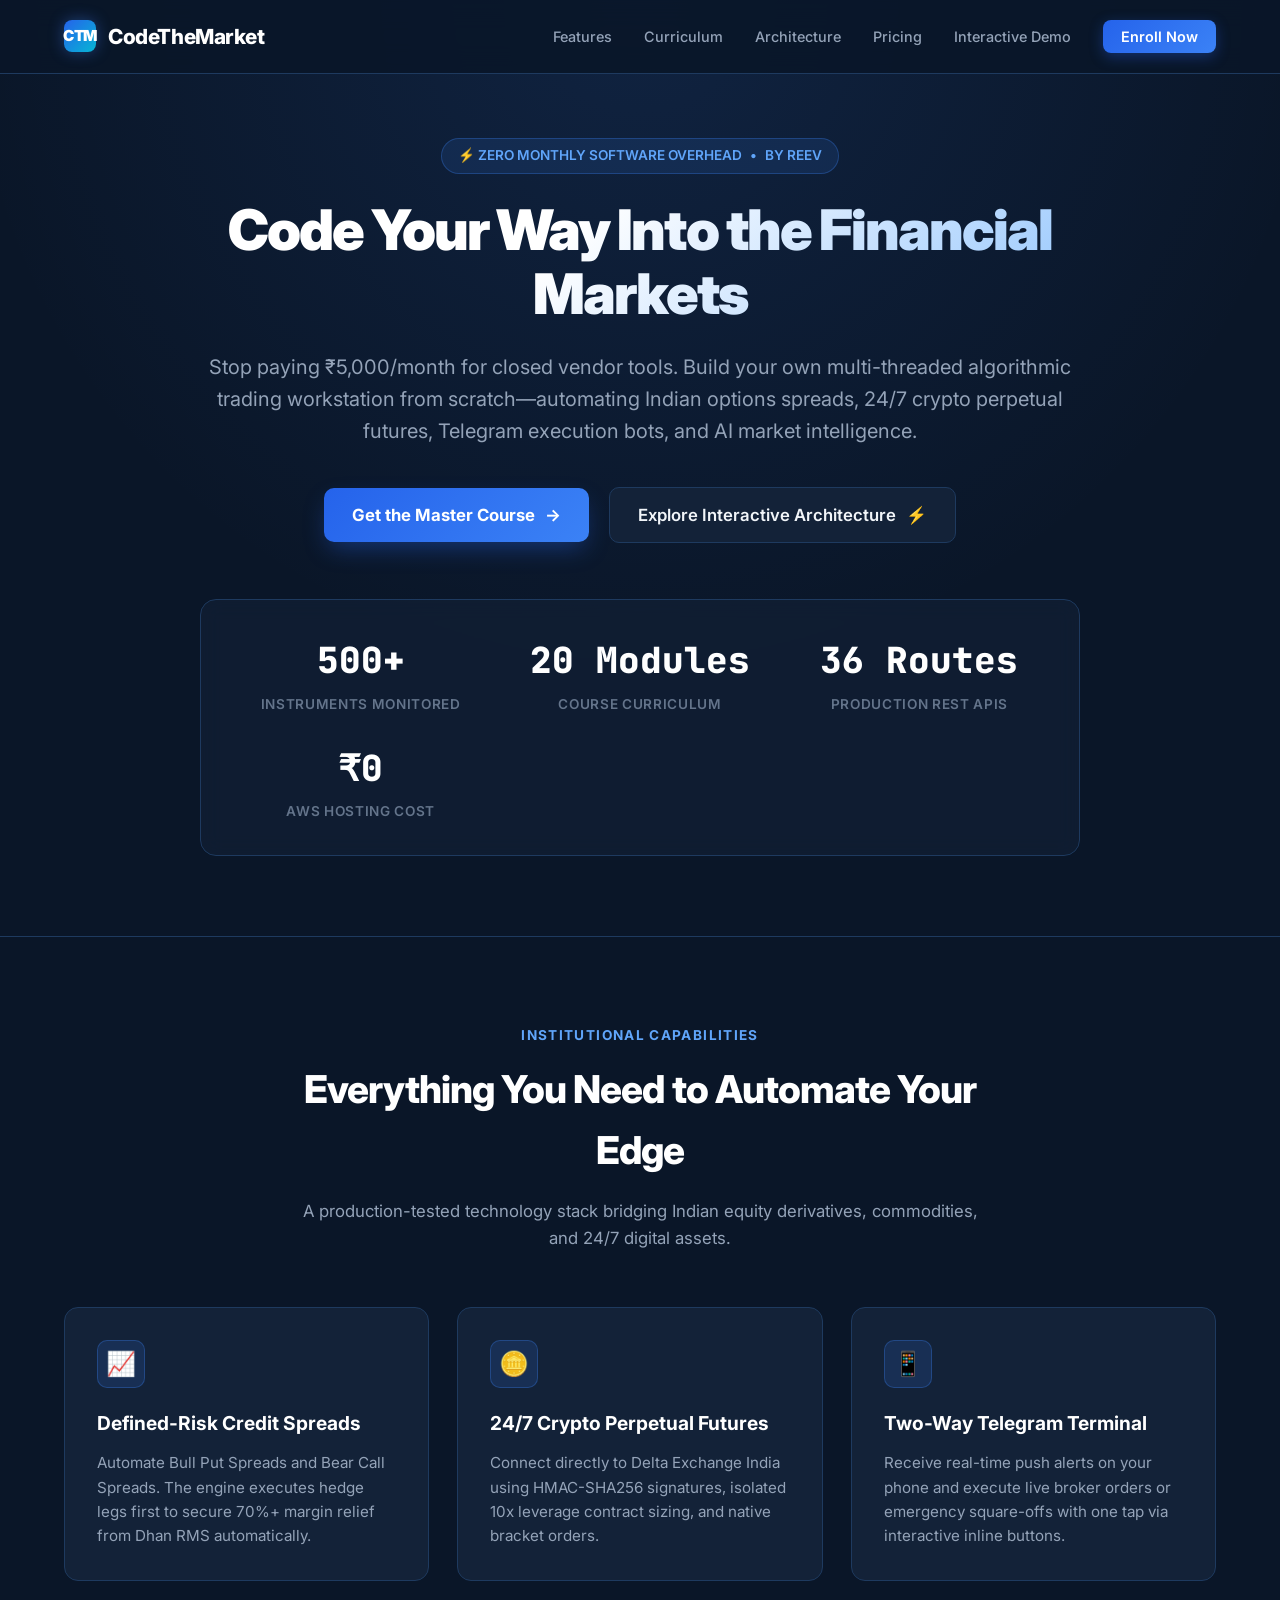
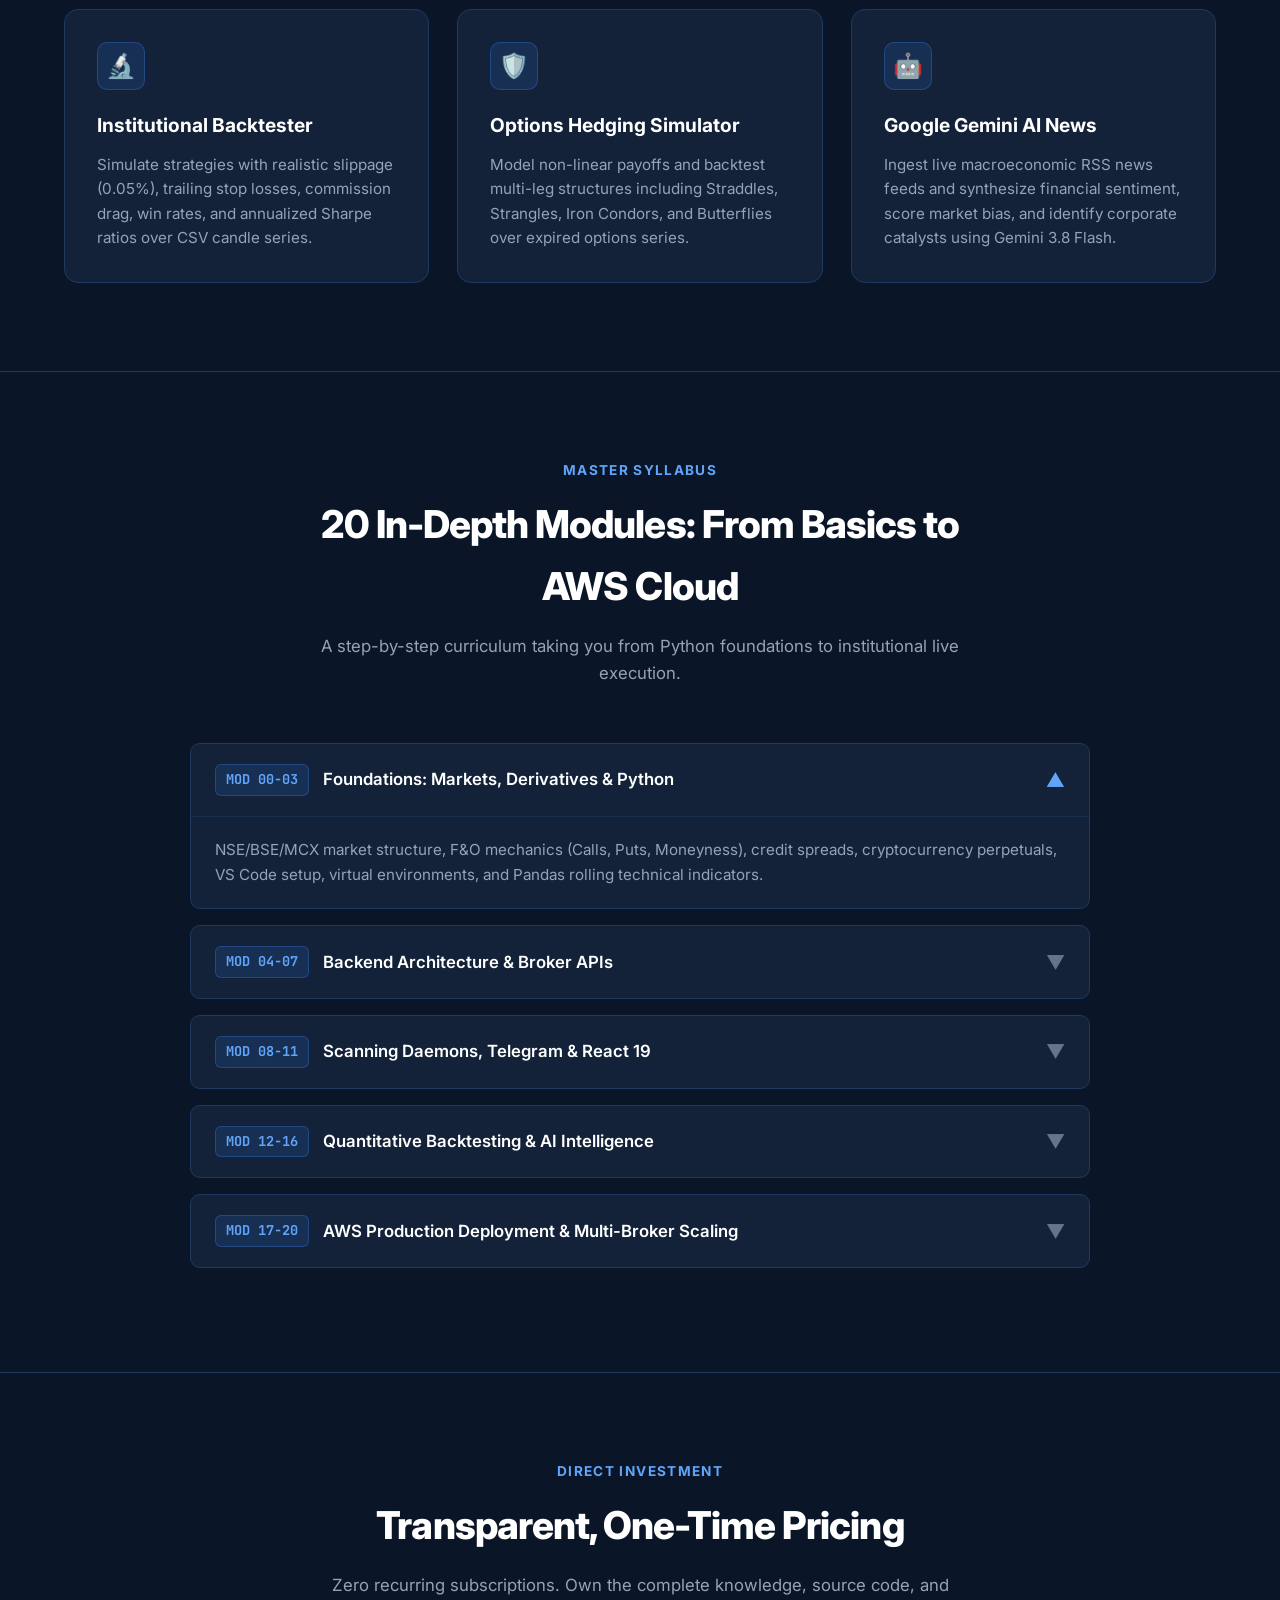
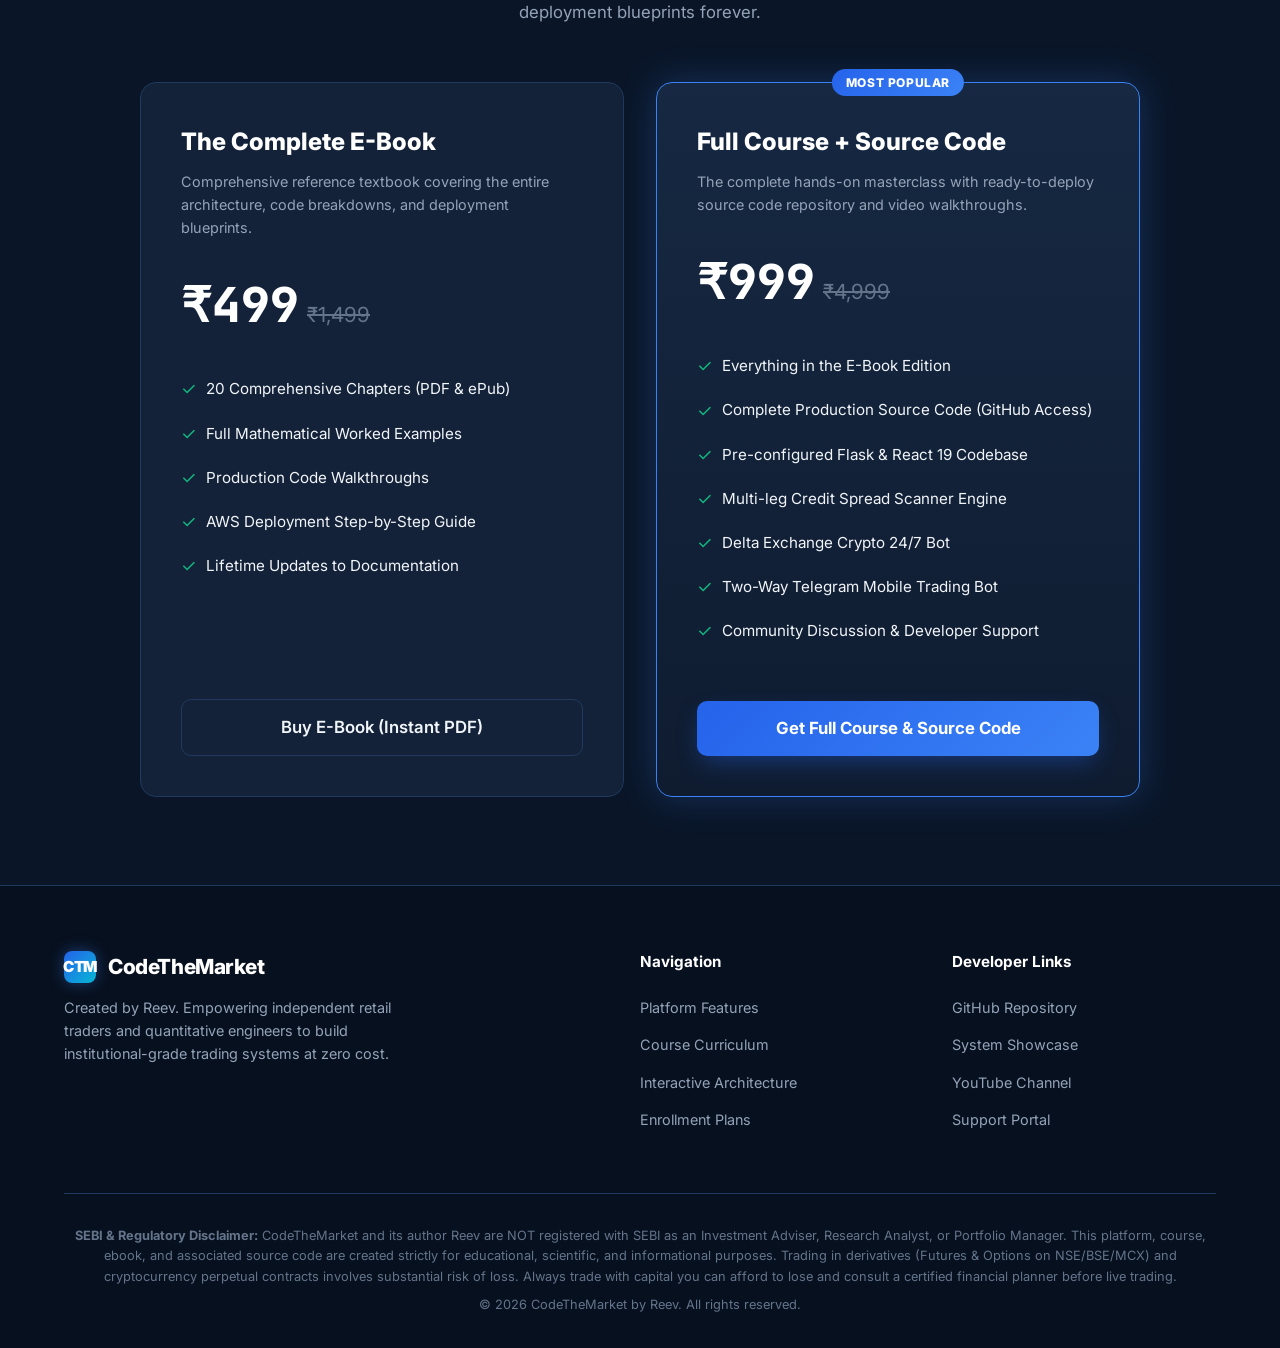
<file: index.html>
<!DOCTYPE html>
<html lang="en">
<head>
  <meta charset="UTF-8">
  <meta name="viewport" content="width=device-width, initial-scale=1.0">
  <title>CodeTheMarket — Build Your Own AI-Powered Algo Trading Platform</title>
  
  <meta name="description" content="Build an institutional-grade, multi-asset algo trading platform from scratch. Indian F&O (Dhan HQ) + Crypto Futures (Delta Exchange) on AWS Free Tier at zero monthly cost.">
  <meta property="og:title" content="CodeTheMarket — Algo Trading Course & E-Book by Reev">
  <meta property="og:description" content="Build Your Own AI-Powered Algo Trading Platform from Scratch at Zero Monthly Cost.">
  <meta property="og:type" content="website">

  <!-- Google Fonts: Inter & JetBrains Mono -->
  <link rel="preconnect" href="https://fonts.googleapis.com">
  <link rel="preconnect" href="https://fonts.gstatic.com" crossorigin>
  <link href="https://fonts.googleapis.com/css2?family=Inter:wght@400;500;600;700;800;900&family=JetBrains+Mono:wght@400;600;700;800&display=swap" rel="stylesheet">

  <link rel="stylesheet" href="css/style.css">
</head>
<body>

  <!-- Site Navigation -->
  <header class="site-header">
    <div class="container nav-container">
      <a href="#" class="brand-logo">
        <div class="brand-icon">CTM</div>
        <span>CodeTheMarket</span>
      </a>

      <ul class="nav-menu">
        <li><a href="#features">Features</a></li>
        <li><a href="#curriculum">Curriculum</a></li>
        <li><a href="#architecture">Architecture</a></li>
        <li><a href="#pricing">Pricing</a></li>
        <li><a href="demo.html">Interactive Demo</a></li>
        <li><a href="#pricing" class="nav-cta">Enroll Now</a></li>
      </ul>
    </div>
  </header>

  <!-- Hero Section -->
  <section class="hero">
    <div class="container">
      <div class="hero-content">
        <div class="hero-badge">
          <span>⚡ ZERO MONTHLY SOFTWARE OVERHEAD</span>
          <span>•</span>
          <span>BY REEV</span>
        </div>

        <h1 class="hero-title">Code Your Way Into the Financial Markets</h1>
        <p class="hero-subtitle">
          Stop paying ₹5,000/month for closed vendor tools. Build your own multi-threaded algorithmic trading workstation from scratch—automating Indian options spreads, 24/7 crypto perpetual futures, Telegram execution bots, and AI market intelligence.
        </p>

        <div class="hero-actions">
          <a href="#pricing" class="btn-primary">
            <span>Get the Master Course</span>
            <span>→</span>
          </a>
          <a href="demo.html" class="btn-secondary">
            <span>Explore Interactive Architecture</span>
            <span>⚡</span>
          </a>
        </div>

        <!-- Telemetry Stats Ribbon -->
        <div class="stats-ribbon">
          <div class="stat-item">
            <div class="stat-val" data-target="500" data-suffix="+">500+</div>
            <div class="stat-lbl">Instruments Monitored</div>
          </div>
          <div class="stat-item">
            <div class="stat-val" data-target="20" data-suffix=" Modules">20 Modules</div>
            <div class="stat-lbl">Course Curriculum</div>
          </div>
          <div class="stat-item">
            <div class="stat-val" data-target="36" data-suffix=" Routes">36 Routes</div>
            <div class="stat-lbl">Production REST APIs</div>
          </div>
          <div class="stat-item">
            <div class="stat-val" data-target="0" data-prefix="₹">₹0</div>
            <div class="stat-lbl">AWS Hosting Cost</div>
          </div>
        </div>
      </div>
    </div>
  </section>

  <!-- Feature Grid Section -->
  <section id="features" class="site-section">
    <div class="container">
      <div class="section-head">
        <div class="section-tag">Institutional Capabilities</div>
        <h2 class="section-title">Everything You Need to Automate Your Edge</h2>
        <p class="section-sub">A production-tested technology stack bridging Indian equity derivatives, commodities, and 24/7 digital assets.</p>
      </div>

      <div class="grid-3">
        <div class="feature-card">
          <div class="feature-icon">📈</div>
          <h3 class="feature-title">Defined-Risk Credit Spreads</h3>
          <p class="feature-desc">Automate Bull Put Spreads and Bear Call Spreads. The engine executes hedge legs first to secure 70%+ margin relief from Dhan RMS automatically.</p>
        </div>

        <div class="feature-card">
          <div class="feature-icon">🪙</div>
          <h3 class="feature-title">24/7 Crypto Perpetual Futures</h3>
          <p class="feature-desc">Connect directly to Delta Exchange India using HMAC-SHA256 signatures, isolated 10x leverage contract sizing, and native bracket orders.</p>
        </div>

        <div class="feature-card">
          <div class="feature-icon">📱</div>
          <h3 class="feature-title">Two-Way Telegram Terminal</h3>
          <p class="feature-desc">Receive real-time push alerts on your phone and execute live broker orders or emergency square-offs with one tap via interactive inline buttons.</p>
        </div>

        <div class="feature-card">
          <div class="feature-icon">🔬</div>
          <h3 class="feature-title">Institutional Backtester</h3>
          <p class="feature-desc">Simulate strategies with realistic slippage (0.05%), trailing stop losses, commission drag, win rates, and annualized Sharpe ratios over CSV candle series.</p>
        </div>

        <div class="feature-card">
          <div class="feature-icon">🛡️</div>
          <h3 class="feature-title">Options Hedging Simulator</h3>
          <p class="feature-desc">Model non-linear payoffs and backtest multi-leg structures including Straddles, Strangles, Iron Condors, and Butterflies over expired options series.</p>
        </div>

        <div class="feature-card">
          <div class="feature-icon">🤖</div>
          <h3 class="feature-title">Google Gemini AI News</h3>
          <p class="feature-desc">Ingest live macroeconomic RSS news feeds and synthesize financial sentiment, score market bias, and identify corporate catalysts using Gemini 3.8 Flash.</p>
        </div>
      </div>
    </div>
  </section>

  <!-- Course Curriculum Section -->
  <section id="curriculum" class="site-section">
    <div class="container">
      <div class="section-head">
        <div class="section-tag">Master Syllabus</div>
        <h2 class="section-title">20 In-Depth Modules: From Basics to AWS Cloud</h2>
        <p class="section-sub">A step-by-step curriculum taking you from Python foundations to institutional live execution.</p>
      </div>

      <div class="curriculum-accordion">
        <div class="module-item active">
          <div class="module-header" onclick="toggleModule(this)">
            <div class="module-title-box">
              <span class="module-num">MOD 00-03</span>
              <span class="module-name">Foundations: Markets, Derivatives & Python</span>
            </div>
            <span class="module-toggle">▼</span>
          </div>
          <div class="module-body">
            NSE/BSE/MCX market structure, F&O mechanics (Calls, Puts, Moneyness), credit spreads, cryptocurrency perpetuals, VS Code setup, virtual environments, and Pandas rolling technical indicators.
          </div>
        </div>

        <div class="module-item">
          <div class="module-header" onclick="toggleModule(this)">
            <div class="module-title-box">
              <span class="module-num">MOD 04-07</span>
              <span class="module-name">Backend Architecture & Broker APIs</span>
            </div>
            <span class="module-toggle">▼</span>
          </div>
          <div class="module-body">
            Flask REST API design, Dhan HQ OpenAPI integration with automated TOTP login, sequential margin relief execution, and Delta Exchange India cryptographic HMAC SHA-256 signing.
          </div>
        </div>

        <div class="module-item">
          <div class="module-header" onclick="toggleModule(this)">
            <div class="module-title-box">
              <span class="module-num">MOD 08-11</span>
              <span class="module-name">Scanning Daemons, Telegram & React 19</span>
            </div>
            <span class="module-toggle">▼</span>
          </div>
          <div class="module-body">
            Building multi-threaded background scanning daemons (EMA 5/15 + WPR 70), Telegram long polling bot with inline callback keyboards, React 19 dark-mode UI, and dual SQLite database design.
          </div>
        </div>

        <div class="module-item">
          <div class="module-header" onclick="toggleModule(this)">
            <div class="module-title-box">
              <span class="module-num">MOD 12-16</span>
              <span class="module-name">Quantitative Backtesting & AI Intelligence</span>
            </div>
            <span class="module-toggle">▼</span>
          </div>
          <div class="module-body">
            Historical OHLCV data ingestion, event-driven backtesting with slippage, multi-leg options hedging simulators (Straddles, Condors, Butterflies), crypto futures backtesting, and Gemini AI news sentiment.
          </div>
        </div>

        <div class="module-item">
          <div class="module-header" onclick="toggleModule(this)">
            <div class="module-title-box">
              <span class="module-num">MOD 17-20</span>
              <span class="module-name">AWS Production Deployment & Multi-Broker Scaling</span>
            </div>
            <span class="module-toggle">▼</span>
          </div>
          <div class="module-body">
            Deploying to AWS EC2 Free Tier (t3.micro, Ubuntu), systemd process supervisor, Gunicorn WSGI, automated S3 database backups, and adapter patterns for Zerodha Kite, Fyers, and Angel One.
          </div>
        </div>
      </div>
    </div>
  </section>

  <!-- Pricing Section -->
  <section id="pricing" class="site-section">
    <div class="container">
      <div class="section-head">
        <div class="section-tag">Direct Investment</div>
        <h2 class="section-title">Transparent, One-Time Pricing</h2>
        <p class="section-sub">Zero recurring subscriptions. Own the complete knowledge, source code, and deployment blueprints forever.</p>
      </div>

      <div class="pricing-grid">
        <!-- Ebook Tier -->
        <div class="pricing-card">
          <h3 class="price-title">The Complete E-Book</h3>
          <p class="price-desc">Comprehensive reference textbook covering the entire architecture, code breakdowns, and deployment blueprints.</p>
          <div class="price-box">
            <span class="price-amount">₹499</span>
            <span class="price-original">₹1,499</span>
          </div>
          <ul class="pricing-features">
            <li><span>✓</span> 20 Comprehensive Chapters (PDF & ePub)</li>
            <li><span>✓</span> Full Mathematical Worked Examples</li>
            <li><span>✓</span> Production Code Walkthroughs</li>
            <li><span>✓</span> AWS Deployment Step-by-Step Guide</li>
            <li><span>✓</span> Lifetime Updates to Documentation</li>
          </ul>
          <!-- Razorpay Payment Link Placeholder -->
          <a href="https://rzp.io/l/codethemarket-ebook" class="btn-secondary" style="justify-content: center;">
            <span>Buy E-Book (Instant PDF)</span>
          </a>
        </div>

        <!-- Master Course Tier -->
        <div class="pricing-card featured">
          <div class="pricing-badge">Most Popular</div>
          <h3 class="price-title">Full Course + Source Code</h3>
          <p class="price-desc">The complete hands-on masterclass with ready-to-deploy source code repository and video walkthroughs.</p>
          <div class="price-box">
            <span class="price-amount">₹999</span>
            <span class="price-original">₹4,999</span>
          </div>
          <ul class="pricing-features">
            <li><span>✓</span> Everything in the E-Book Edition</li>
            <li><span>✓</span> Complete Production Source Code (GitHub Access)</li>
            <li><span>✓</span> Pre-configured Flask & React 19 Codebase</li>
            <li><span>✓</span> Multi-leg Credit Spread Scanner Engine</li>
            <li><span>✓</span> Delta Exchange Crypto 24/7 Bot</li>
            <li><span>✓</span> Two-Way Telegram Mobile Trading Bot</li>
            <li><span>✓</span> Community Discussion & Developer Support</li>
          </ul>
          <!-- Razorpay Payment Link Placeholder -->
          <a href="https://rzp.io/l/codethemarket-course" class="btn-primary" style="justify-content: center;">
            <span>Get Full Course & Source Code</span>
          </a>
        </div>
      </div>
    </div>
  </section>

  <!-- Regulatory & Legal Footer -->
  <footer class="site-footer">
    <div class="container">
      <div class="footer-content">
        <div class="footer-brand">
          <div class="brand-logo" style="margin-bottom: 0.75rem;">
            <div class="brand-icon">CTM</div>
            <span>CodeTheMarket</span>
          </div>
          <p>Created by Reev. Empowering independent retail traders and quantitative engineers to build institutional-grade trading systems at zero cost.</p>
        </div>

        <div class="footer-col">
          <h4>Navigation</h4>
          <ul>
            <li><a href="#features">Platform Features</a></li>
            <li><a href="#curriculum">Course Curriculum</a></li>
            <li><a href="demo.html">Interactive Architecture</a></li>
            <li><a href="#pricing">Enrollment Plans</a></li>
          </ul>
        </div>

        <div class="footer-col">
          <h4>Developer Links</h4>
          <ul>
            <li><a href="https://github.com/techdeepdive/algo-trading" target="_blank">GitHub Repository</a></li>
            <li><a href="demo.html">System Showcase</a></li>
            <li><a href="#">YouTube Channel</a></li>
            <li><a href="#">Support Portal</a></li>
          </ul>
        </div>
      </div>

      <div class="disclaimer-strip">
        <p><strong>SEBI & Regulatory Disclaimer:</strong> CodeTheMarket and its author Reev are NOT registered with SEBI as an Investment Adviser, Research Analyst, or Portfolio Manager. This platform, course, ebook, and associated source code are created strictly for educational, scientific, and informational purposes. Trading in derivatives (Futures & Options on NSE/BSE/MCX) and cryptocurrency perpetual contracts involves substantial risk of loss. Always trade with capital you can afford to lose and consult a certified financial planner before live trading.</p>
        <p style="margin-top: 8px;">© 2026 CodeTheMarket by Reev. All rights reserved.</p>
      </div>
    </div>
  </footer>

  <script src="js/main.js"></script>
</body>
</html>
</file>
<file: css/style.css>
:root {
  --bg-main: #0a1628;
  --bg-card: #132238;
  --bg-card-hover: #1a2c48;
  --bg-card-alt: #0d1b30;
  --border-color: #1e3a5f;
  --border-glow: rgba(59, 130, 246, 0.4);
  --accent-blue: #3b82f6;
  --accent-light: #60a5fa;
  --accent-cyan: #06b6d4;
  --accent-green: #10b981;
  --accent-amber: #f59e0b;
  --accent-rose: #f43f5e;
  --text-main: #f1f5f9;
  --text-muted: #94a3b8;
  --text-dim: #64748b;
  --code-bg: #070e1b;
  --header-height: 74px;
}

* {
  box-sizing: border-box;
  margin: 0;
  padding: 0;
}

html {
  scroll-behavior: smooth;
}

body {
  font-family: 'Inter', -apple-system, BlinkMacSystemFont, sans-serif;
  background-color: var(--bg-main);
  color: var(--text-main);
  line-height: 1.6;
  overflow-x: hidden;
}

code, pre {
  font-family: 'JetBrains Mono', monospace;
}

.container {
  max-width: 1200px;
  margin: 0 auto;
  padding: 0 1.5rem;
}

/* Header & Nav */
header.site-header {
  position: fixed;
  top: 0;
  left: 0;
  right: 0;
  height: var(--header-height);
  background: rgba(10, 22, 40, 0.88);
  backdrop-filter: blur(14px);
  border-bottom: 1px solid var(--border-color);
  z-index: 1000;
  display: flex;
  align-items: center;
}

.nav-container {
  display: flex;
  align-items: center;
  justify-content: space-between;
  width: 100%;
}

.brand-logo {
  display: flex;
  align-items: center;
  gap: 12px;
  text-decoration: none;
  color: #ffffff;
  font-weight: 800;
  font-size: 1.3rem;
  letter-spacing: -0.02em;
}

.brand-icon {
  width: 32px;
  height: 32px;
  background: linear-gradient(135deg, #2563eb, #06b6d4);
  border-radius: 8px;
  display: flex;
  align-items: center;
  justify-content: center;
  font-size: 0.95rem;
  font-weight: 900;
  color: white;
  box-shadow: 0 0 15px rgba(59, 130, 246, 0.4);
}

.nav-menu {
  display: flex;
  align-items: center;
  gap: 2rem;
  list-style: none;
}

.nav-menu a {
  color: var(--text-muted);
  text-decoration: none;
  font-size: 0.9rem;
  font-weight: 500;
  transition: color 0.2s;
}

.nav-menu a:hover {
  color: #ffffff;
}

.nav-cta {
  background: linear-gradient(135deg, #2563eb, #3b82f6);
  color: white !important;
  padding: 8px 18px;
  border-radius: 8px;
  font-weight: 600 !important;
  box-shadow: 0 4px 14px rgba(37, 99, 235, 0.35);
  transition: transform 0.2s, box-shadow 0.2s !important;
}

.nav-cta:hover {
  transform: translateY(-1px);
  box-shadow: 0 6px 20px rgba(37, 99, 235, 0.5);
}

/* Hero Section */
section.hero {
  padding-top: calc(var(--header-height) + 4rem);
  padding-bottom: 5rem;
  position: relative;
  overflow: hidden;
  background: radial-gradient(circle at 50% 0%, rgba(59, 130, 246, 0.12) 0%, transparent 60%);
}

.hero-content {
  text-align: center;
  max-width: 880px;
  margin: 0 auto;
}

.hero-badge {
  display: inline-flex;
  align-items: center;
  gap: 8px;
  background: rgba(59, 130, 246, 0.12);
  border: 1px solid rgba(59, 130, 246, 0.3);
  color: var(--accent-light);
  padding: 6px 16px;
  border-radius: 30px;
  font-size: 0.85rem;
  font-weight: 600;
  margin-bottom: 1.5rem;
}

.hero-title {
  font-size: 3.5rem;
  font-weight: 900;
  letter-spacing: -0.035em;
  line-height: 1.15;
  margin-bottom: 1.5rem;
  background: linear-gradient(135deg, #ffffff 40%, #93c5fd 100%);
  -webkit-background-clip: text;
  -webkit-text-fill-color: transparent;
}

.hero-subtitle {
  font-size: 1.25rem;
  color: var(--text-muted);
  line-height: 1.6;
  margin-bottom: 2.5rem;
}

.hero-actions {
  display: flex;
  align-items: center;
  justify-content: center;
  gap: 1.25rem;
  margin-bottom: 3.5rem;
  flex-wrap: wrap;
}

.btn-primary {
  background: linear-gradient(135deg, #2563eb, #3b82f6);
  color: white;
  padding: 14px 28px;
  border-radius: 10px;
  font-weight: 700;
  font-size: 1.05rem;
  text-decoration: none;
  box-shadow: 0 10px 25px -5px rgba(37, 99, 235, 0.4);
  transition: transform 0.2s, box-shadow 0.2s;
  display: inline-flex;
  align-items: center;
  gap: 10px;
}

.btn-primary:hover {
  transform: translateY(-2px);
  box-shadow: 0 14px 30px -5px rgba(37, 99, 235, 0.6);
}

.btn-secondary {
  background: var(--bg-card);
  border: 1px solid var(--border-color);
  color: var(--text-main);
  padding: 14px 28px;
  border-radius: 10px;
  font-weight: 600;
  font-size: 1.05rem;
  text-decoration: none;
  transition: background 0.2s, border-color 0.2s;
  display: inline-flex;
  align-items: center;
  gap: 10px;
}

.btn-secondary:hover {
  background: var(--bg-card-hover);
  border-color: var(--accent-blue);
}

/* Stats Ribbon */
.stats-ribbon {
  display: grid;
  grid-template-columns: repeat(auto-fit, minmax(200px, 1fr));
  gap: 1.5rem;
  background: rgba(19, 34, 56, 0.6);
  backdrop-filter: blur(10px);
  border: 1px solid var(--border-color);
  border-radius: 16px;
  padding: 2rem;
  margin-top: 1rem;
}

.stat-item {
  text-align: center;
}

.stat-val {
  font-size: 2.25rem;
  font-weight: 800;
  color: #ffffff;
  font-family: 'JetBrains Mono', monospace;
}

.stat-lbl {
  font-size: 0.85rem;
  color: var(--text-dim);
  text-transform: uppercase;
  letter-spacing: 0.05em;
  font-weight: 600;
  margin-top: 4px;
}

/* Section Common */
section.site-section {
  padding: 5.5rem 0;
  border-top: 1px solid var(--border-color);
}

.section-head {
  text-align: center;
  max-width: 700px;
  margin: 0 auto 3.5rem;
}

.section-tag {
  color: var(--accent-light);
  font-size: 0.85rem;
  font-weight: 700;
  text-transform: uppercase;
  letter-spacing: 0.1em;
  margin-bottom: 0.75rem;
}

.section-title {
  font-size: 2.4rem;
  font-weight: 800;
  letter-spacing: -0.025em;
  color: #ffffff;
  margin-bottom: 1rem;
}

.section-sub {
  color: var(--text-muted);
  font-size: 1.05rem;
}

/* Feature Grid */
.grid-3 {
  display: grid;
  grid-template-columns: repeat(auto-fit, minmax(320px, 1fr));
  gap: 1.75rem;
}

.feature-card {
  background: var(--bg-card);
  border: 1px solid var(--border-color);
  border-radius: 14px;
  padding: 2rem;
  transition: transform 0.2s, border-color 0.2s, box-shadow 0.2s;
}

.feature-card:hover {
  transform: translateY(-4px);
  border-color: var(--border-glow);
  box-shadow: 0 15px 30px -10px rgba(0, 0, 0, 0.5);
}

.feature-icon {
  width: 48px;
  height: 48px;
  border-radius: 10px;
  display: flex;
  align-items: center;
  justify-content: center;
  font-size: 1.5rem;
  margin-bottom: 1.25rem;
  background: rgba(59, 130, 246, 0.15);
  border: 1px solid rgba(59, 130, 246, 0.3);
}

.feature-title {
  font-size: 1.2rem;
  font-weight: 700;
  color: #ffffff;
  margin-bottom: 0.75rem;
}

.feature-desc {
  color: var(--text-muted);
  font-size: 0.95rem;
  line-height: 1.6;
}

/* Curriculum Accordion */
.curriculum-accordion {
  max-width: 900px;
  margin: 0 auto;
}

.module-item {
  background: var(--bg-card);
  border: 1px solid var(--border-color);
  border-radius: 10px;
  margin-bottom: 1rem;
  overflow: hidden;
  transition: border-color 0.2s;
}

.module-item:hover {
  border-color: var(--border-glow);
}

.module-header {
  padding: 1.25rem 1.5rem;
  cursor: pointer;
  display: flex;
  align-items: center;
  justify-content: space-between;
  user-select: none;
}

.module-title-box {
  display: flex;
  align-items: center;
  gap: 14px;
}

.module-num {
  font-family: 'JetBrains Mono', monospace;
  font-size: 0.85rem;
  font-weight: 700;
  color: var(--accent-light);
  background: rgba(59, 130, 246, 0.15);
  padding: 4px 10px;
  border-radius: 6px;
  border: 1px solid rgba(59, 130, 246, 0.3);
}

.module-name {
  font-weight: 600;
  color: #ffffff;
  font-size: 1.05rem;
}

.module-toggle {
  color: var(--text-dim);
  font-size: 1.2rem;
  transition: transform 0.2s;
}

.module-item.active .module-toggle {
  transform: rotate(180deg);
  color: var(--accent-light);
}

.module-body {
  display: none;
  padding: 0 1.5rem 1.25rem;
  color: var(--text-muted);
  font-size: 0.95rem;
  border-top: 1px solid rgba(30, 58, 95, 0.5);
  line-height: 1.7;
}

.module-item.active .module-body {
  display: block;
  padding-top: 1.25rem;
}

/* Pricing Cards */
.pricing-grid {
  display: grid;
  grid-template-columns: repeat(auto-fit, minmax(320px, 1fr));
  gap: 2rem;
  max-width: 1000px;
  margin: 0 auto;
}

.pricing-card {
  background: var(--bg-card);
  border: 1px solid var(--border-color);
  border-radius: 16px;
  padding: 2.5rem;
  position: relative;
  display: flex;
  flex-direction: column;
}

.pricing-card.featured {
  border-color: var(--accent-blue);
  box-shadow: 0 0 35px rgba(59, 130, 246, 0.25);
  background: linear-gradient(180deg, #162842 0%, #0f1c30 100%);
}

.pricing-badge {
  position: absolute;
  top: -14px;
  left: 50%;
  transform: translateX(-50%);
  background: linear-gradient(135deg, #2563eb, #3b82f6);
  color: white;
  padding: 4px 14px;
  border-radius: 20px;
  font-size: 0.75rem;
  font-weight: 800;
  letter-spacing: 0.05em;
  text-transform: uppercase;
}

.price-title {
  font-size: 1.5rem;
  font-weight: 800;
  color: #ffffff;
  margin-bottom: 0.5rem;
}

.price-desc {
  color: var(--text-muted);
  font-size: 0.9rem;
  margin-bottom: 1.75rem;
}

.price-box {
  display: flex;
  align-items: baseline;
  gap: 8px;
  margin-bottom: 2rem;
}

.price-amount {
  font-size: 3rem;
  font-weight: 900;
  color: #ffffff;
  font-family: 'JetBrains Mono', monospace;
}

.price-original {
  font-size: 1.3rem;
  color: var(--text-dim);
  text-decoration: line-through;
}

.pricing-features {
  list-style: none;
  margin-bottom: 2.5rem;
  flex: 1;
}

.pricing-features li {
  display: flex;
  align-items: center;
  gap: 10px;
  margin-bottom: 1rem;
  font-size: 0.95rem;
  color: var(--text-main);
}

.pricing-features li span {
  color: var(--accent-green);
  font-size: 1.1rem;
}

/* Testimonials / Trust */
.trust-grid {
  display: grid;
  grid-template-columns: repeat(auto-fit, minmax(280px, 1fr));
  gap: 1.5rem;
}

.trust-card {
  background: var(--bg-card);
  border: 1px solid var(--border-color);
  border-radius: 12px;
  padding: 1.75rem;
}

.trust-quote {
  color: var(--text-main);
  font-size: 0.95rem;
  font-style: italic;
  margin-bottom: 1.25rem;
}

.trust-author {
  font-weight: 700;
  color: #ffffff;
  font-size: 0.9rem;
}

.trust-role {
  color: var(--text-dim);
  font-size: 0.8rem;
}

/* Footer */
footer.site-footer {
  border-top: 1px solid var(--border-color);
  padding: 4rem 0 2rem;
  background: #07101e;
}

.footer-content {
  display: grid;
  grid-template-columns: 2fr 1fr 1fr;
  gap: 3rem;
  margin-bottom: 3rem;
}

.footer-brand p {
  color: var(--text-muted);
  font-size: 0.9rem;
  margin-top: 0.75rem;
  max-width: 360px;
}

.footer-col h4 {
  color: #ffffff;
  font-size: 0.95rem;
  margin-bottom: 1.25rem;
  font-weight: 700;
}

.footer-col ul {
  list-style: none;
}

.footer-col ul li {
  margin-bottom: 0.75rem;
}

.footer-col ul a {
  color: var(--text-muted);
  text-decoration: none;
  font-size: 0.9rem;
  transition: color 0.2s;
}

.footer-col ul a:hover {
  color: var(--accent-light);
}

.disclaimer-strip {
  border-top: 1px solid var(--border-color);
  padding-top: 2rem;
  font-size: 0.8rem;
  color: var(--text-dim);
  text-align: center;
  line-height: 1.6;
}

/* Responsive */
@media (max-width: 768px) {
  .hero-title {
    font-size: 2.4rem;
  }
  .nav-menu {
    display: none;
  }
  .footer-content {
    grid-template-columns: 1fr;
    gap: 2rem;
  }
}
</file>
